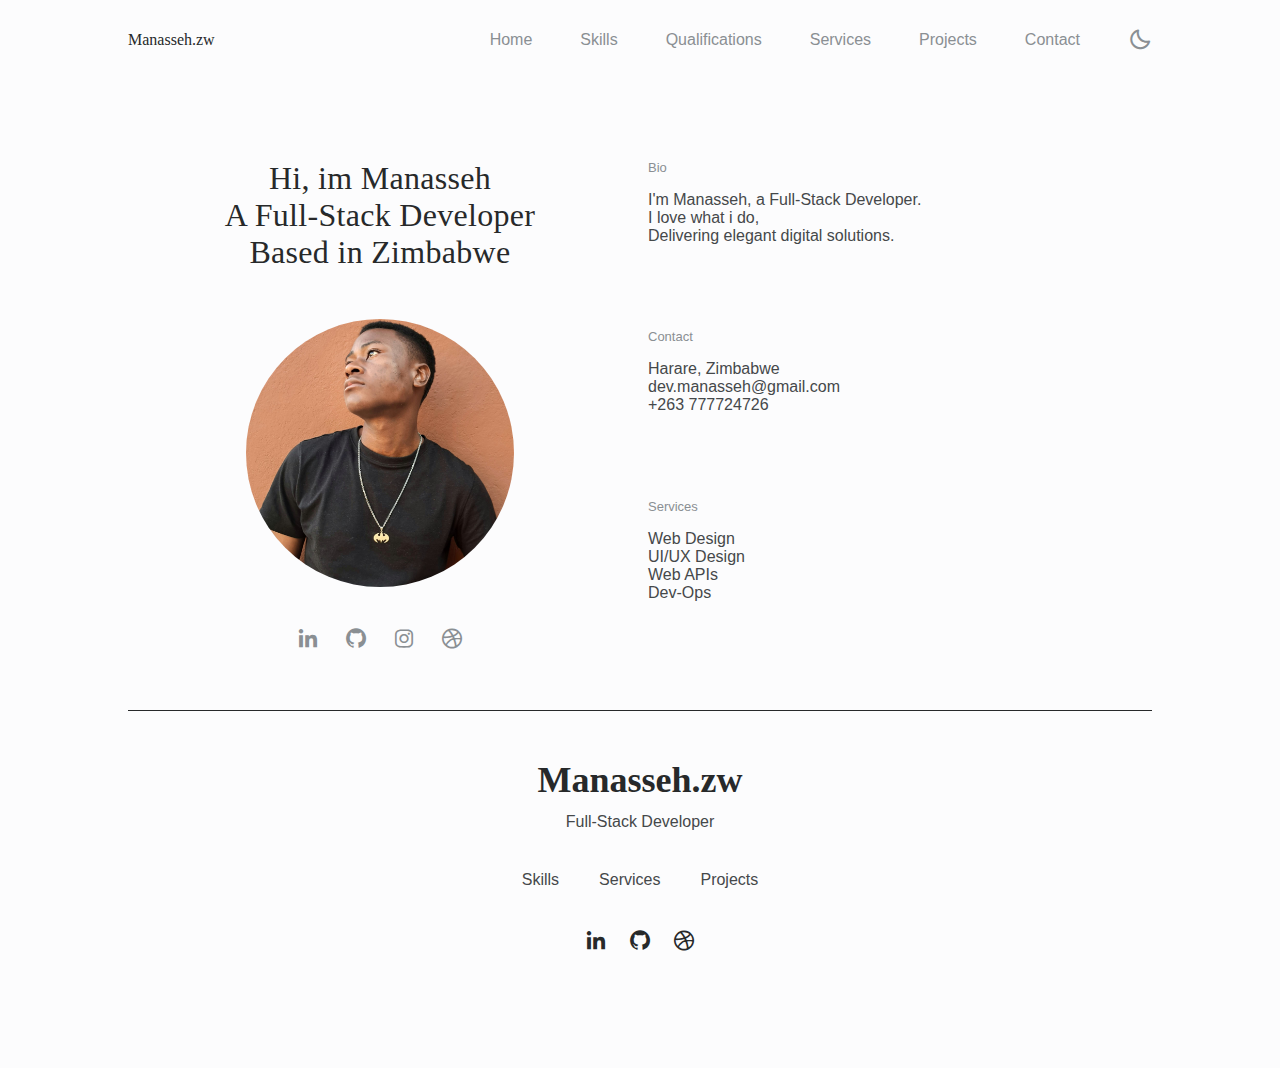
<file: index.html>
<!DOCTYPE html>
<html lang="en">
  <head>
    <meta charset="UTF-8" />
    <meta name="viewport" content="width=device-width, initial-scale=1.0" />

    <!--=============== FAVICON ===============-->
    <link
      rel="shortcut icon"
      href="/assets/img/favicon.png"
      type="image/x-icon"
    />

    <link href="/assets/css/boxicons/css/boxicons.min.css" rel="stylesheet" />

    <!--=============== SWIPER CSS ===============-->
    <link rel="stylesheet" href="" />

    <!--=============== CSS ===============-->
    <link rel="stylesheet" href="assets/css/styles.css" />

    <title>manasseh.zw</title>
  </head>
  <body>
    <!--==================== HEADER ====================-->
    <header class="header" id="header">
      <nav class="nav container">
        <a href="" class="nav__logo"> Manasseh.zw </a>

        <div class="nav__menu" id="nav-menu">
          <ul class="nav__list grid">
            <li class="nav__item">
              <a href="#" class="nav__link">
                <i class="bx bx-home"></i> Home
              </a>
            </li>

            <li class="nav__item">
              <a href="/pages/skills.html" class="nav__link">
                <i class="bx bx-trophy"></i> Skills</a
              >
            </li>

            <li class="nav__item">
              <a href="/pages/qualifications.html" class="nav__link"
                ><i class="bx bx-book"></i> Qualifications</a
              >
            </li>

            <li class="nav__item">
              <a href="/pages/services.html" class="nav__link"
                ><i class="bx bx-briefcase"></i> Services</a
              >
            </li>

            <li class="nav__item">
              <a href="/pages/projects.html" class="nav__link"
                ><i class="bx bx-image"></i> Projects</a
              >
            </li>

            <li class="nav__item">
              <a href="/pages/contact.html" class="nav__link"
                ><i class="bx bx-phone"></i> Contact</a
              >
            </li>
          </ul>

          <!-- close button -->
          <div class="nav__close" id="nav-close">
            <i class="bx bx-x-circle"></i>
          </div>
        </div>

        <div class="nav__buttons">
          <i class="bx bx-moon change-theme" id="theme-button"></i>

          <div class="nav__toggle" id="nav-toggle">
            <i class="bx bx-menu-alt-left"></i>
          </div>
        </div>
      </nav>
    </header>

    <!--==================== MAIN ====================-->
    <main class="main">
      <!--==================== HOME ====================-->
      <section class="home section" id="home">
        <div class="home__container container grid section__border">
          <div class="home__data grid">
            <h1 class="home__title">
              Hi, im Manasseh <br />
              A Full-Stack Developer <br />
              Based in Zimbabwe
            </h1>

            <div class="home__blob grid">
              <div class="home__perfil">
                <img src="/assets/img/me-profile-mini.jpeg" alt="" />
              </div>

              <!-- <img src="/assets/img/shape-wawes.svg" alt="" class="home_shape-wawes">
              <img src="/assets/img/shape-circle.svg" alt="" class="home_shape-cirle"> -->
            </div>

            <ul class="home__social">
              <a href="https://www.linkedin.com/" class="home__social-link">
                <i class="bx bxl-linkedin"></i>
              </a>
              <a
                href="https://github.com/manasseh-zw/"
                class="home__social-link"
              >
                <i class="bx bxl-github"></i>
              </a>
              <a
                href="https://www.instagram.com/manasseh.zw/"
                class="home__social-link"
              >
                <i class="bx bxl-instagram"></i>
              </a>
              <a
                href="https://dribbble.com/Manaboy729/"
                class="home__social-link"
              >
                <i class="bx bxl-dribbble"></i>
              </a>
            </ul>
          </div>

          <!-- home info -->

          <div class="home__info">
            <div>
              <h2 class="home__info-title">Bio</h2>
              <p class="home__info-description">
                I'm Manasseh, a Full-Stack Developer. <br>
                I love what i do, <br> 
                Delivering elegant digital solutions.
              </p>
            </div>

            <div>
              <h2 class="home__info-title">Contact</h2>
              <p class="home__info-description">
                Harare, Zimbabwe <br />
                dev.manasseh@gmail.com <br />
                +263 777724726
              </p>
            </div>

            <div>
              <h2 class="home__info-title">Services</h2>
              <p class="home__info-description">
                Web Design <br />
                UI/UX Design<br />

                Web APIs <br />
                Dev-Ops <br />
              </p>
            </div>
          </div>
        </div>
      </section>

    <!--==================== FOOTER ====================-->
    <footer class="footer">
      <div class="footer__container container">
        <h1 class="footer__title">Manasseh.zw</h1>
        <p>Full-Stack Developer</p>

        <ul class="footer__list">
          <li>
            <a href="/pages/skills.html" class="footer__link">Skills</a>
          </li>
          <li>
            <a href="/pages/services.html" class="footer__link">Services</a>
          </li>
          <li>
            <a href="/pages/projects.html" class="footer__link">Projects</a>
          </li>
        </ul>

        <ul class="footer__social">

          <a href="https://www.linkedin.com/" class="footer__social-link">
            <i class="bx bxl-linkedin"></i>
          </a>
          
          <a href="https://www.github.com/" class="footer__social-link">
            <i class="bx bxl-github"></i>
          </a>
          <a href="https://www.dribbble.com/" class="footer__social-link">
            <i class="bx bxl-dribbble"></i>
          </a>
        
        </ul>
      </div>
    </footer>

    <!--========== SCROLL UP ==========-->

    <!--=============== SCROLLREVEAL ===============-->
    <script src=""></script>

    <!--=============== SWIPER JS ===============-->
    <script src=""></script>

    <!--=============== EMAIL JS ===============-->

    <!--=============== MAIN JS ===============-->
    <script src="/assets/js/main.js"></script>
  </body>
</html>
</file>
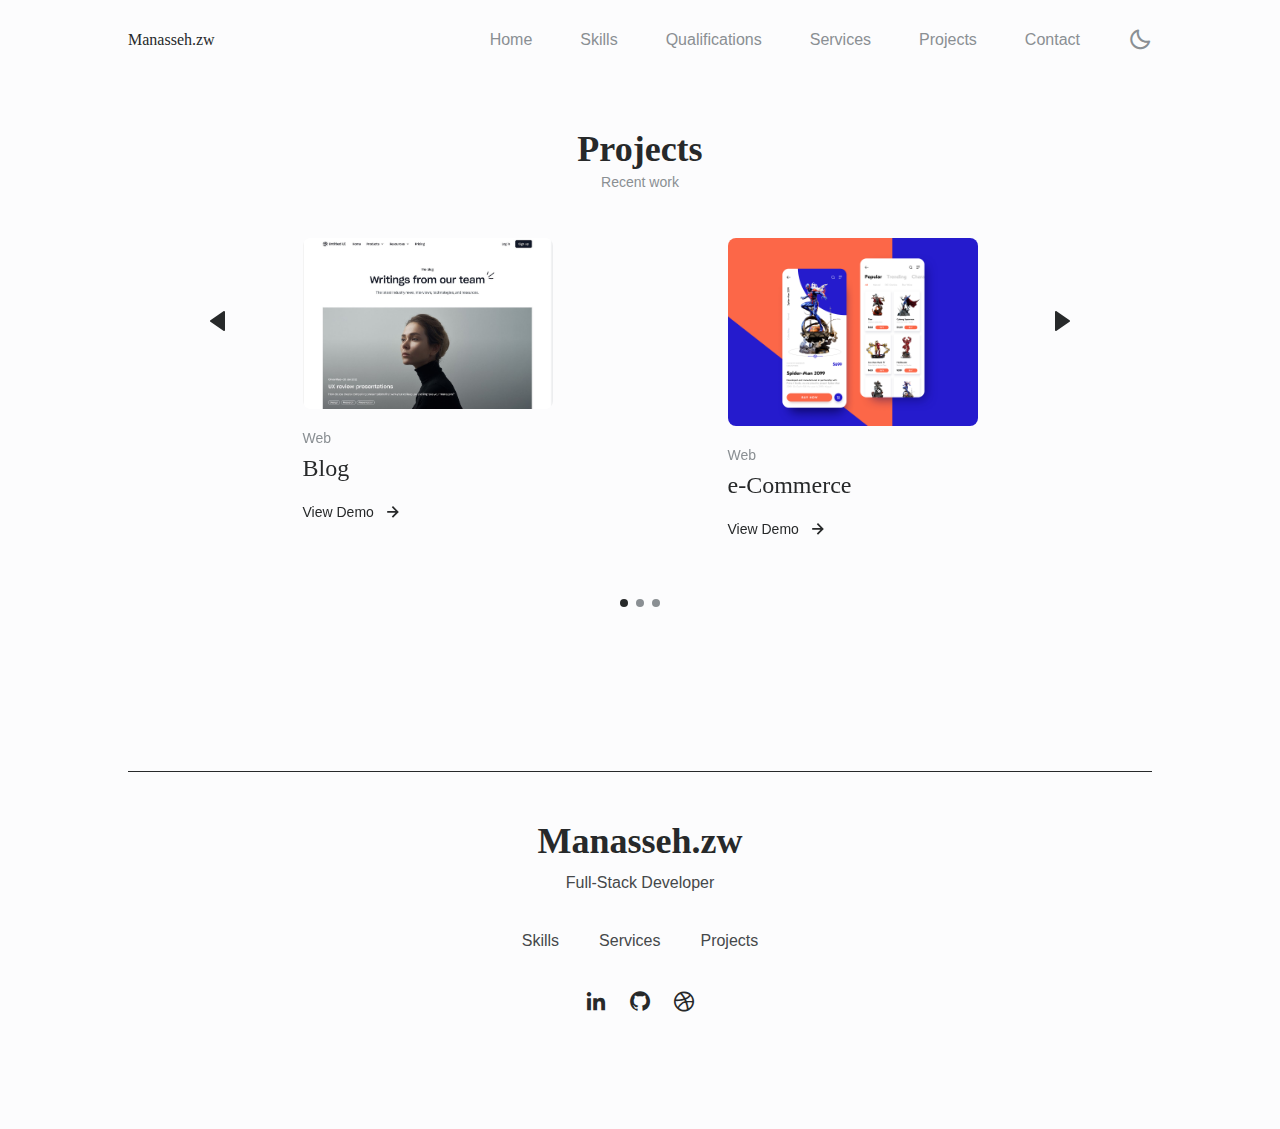
<file: pages/projects.html>
<!DOCTYPE html>
<html lang="en">
  <head>
    <meta charset="UTF-8" />
    <meta name="viewport" content="width=device-width, initial-scale=1.0" />

    <link
      rel="shortcut icon"
      href="/assets/img/favicon.png"
      type="image/x-icon"
    />

    <link href="/assets/css/boxicons/css/boxicons.min.css" rel="stylesheet" />

    <!--=============== SWIPER CSS ===============-->
    <link rel="stylesheet" href="/assets/css/swiper-bundle.min.css" />

    <!--=============== CSS ===============-->
    <link rel="stylesheet" href="/assets/css/styles.css" />

    <title>Projects</title>
  </head>
  <body>
    <header class="header" id="header">
      <nav class="nav container">
        <a href="" class="nav__logo"> Manasseh.zw </a>

        <div class="nav__menu" id="nav-menu">
          <ul class="nav__list grid">
            <li class="nav__item">
              <a href="/index.html" class="nav__link">
                <i class="bx bx-home"></i> Home
              </a>
            </li>

            <li class="nav__item">
              <a href="/pages/skills.html" class="nav__link">
                <i class="bx bx-trophy"></i> Skills</a
              >
            </li>

            <li class="nav__item">
              <a href="/pages/qualifications.html" class="nav__link"
                ><i class="bx bx-book"></i> Qualifications</a
              >
            </li>

            <li class="nav__item">
              <a href="/pages/services.html" class="nav__link"
                ><i class="bx bx-briefcase"></i> Services</a
              >
            </li>

            <li class="nav__item">
              <a href="#" class="nav__link"
                ><i class="bx bx-image"></i> Projects</a
              >
            </li>

            <li class="nav__item">
              <a href="/pages/contact.html" class="nav__link"
                ><i class="bx bx-phone"></i> Contact</a
              >
            </li>
          </ul>

          <!-- close button -->
          <div class="nav__close" id="nav-close">
            <i class="bx bx-x-circle"></i>
          </div>
        </div>

        <div class="nav__buttons">
          <i class="bx bx-moon change-theme" id="theme-button"></i>

          <div class="nav__toggle" id="nav-toggle">
            <i class="bx bx-menu-alt-left"></i>
          </div>
        </div>
      </nav>
    </header>

    <section class="projects section" id="projects">
      <h2 class="section__title">Projects</h2>
      <span class="section__subtitle">Recent work</span>

      <div class="container section__border">
        <div class="projects__container swiper">
          <div class="swiper-wrapper">
            <!-- Project 1 -->
            <div class="projects__content swiper-slide">
              <img
                src="/assets/img/proj-blog.jpg"
                alt=""
                class="projects__img"
              />
              <div>
                <span class="projects__subtitle">Web</span>
                <h1 class="projects__title">Blog</h1>
                <a href="#" class="projects__button"
                  >View Demo <i class="bx bx-right-arrow-alt"></i
                ></a>
              </div>
            </div>

            <!-- Project 2 -->
            <div class="projects__content swiper-slide">
              <img
                src="/assets/img/proj-ecommerce.png"
                alt=""
                class="projects__img"
              />
              <div>
                <span class="projects__subtitle">Web</span>
                <h1 class="projects__title">e-Commerce</h1>
                <a href="#" class="projects__button"
                  >View Demo <i class="bx bx-right-arrow-alt"></i
                ></a>
              </div>
            </div>

            <!-- Project 3 -->
            <div class="projects__content swiper-slide">
              <img
                src="/assets/img/proj-search.jpg"
                alt=""
                class="projects__img"
              />
              <div>
                <span class="projects__subtitle">App</span>
                <h1 class="projects__title">Search Engine</h1>
                <a href="#" class="projects__button"
                  >View Demo <i class="bx bx-right-arrow-alt"></i
                ></a>
              </div>
            </div>
          </div>

          <!-- swipper arrrows -->
          <div class="swiper-button-prev">
            <i class="bx bxs-left-arrow"></i>
          </div>
          <div class="swiper-button-next">
            <i class="bx bxs-right-arrow"></i>
          </div>

          <!-- swipper pagination -->
          <div class="swiper-pagination"></div>
        </div>
      </div>
    </section>

    <footer class="footer">
      <div class="footer__container container">
        <h1 class="footer__title">Manasseh.zw</h1>
        <p>Full-Stack Developer</p>

        <ul class="footer__list">
          <li>
            <a href="/pages/skills.html" class="footer__link">Skills</a>
          </li>
          <li>
            <a href="/pages/services.html" class="footer__link">Services</a>
          </li>
          <li>
            <a href="/pages/projects.html" class="footer__link">Projects</a>
          </li>
        </ul>

        <ul class="footer__social">
          <a href="https://www.linkedin.com/" class="footer__social-link">
            <i class="bx bxl-linkedin"></i>
          </a>

          <a href="https://www.github.com/" class="footer__social-link">
            <i class="bx bxl-github"></i>
          </a>
          <a href="https://www.dribbble.com/" class="footer__social-link">
            <i class="bx bxl-dribbble"></i>
          </a>
        </ul>
      </div>
    </footer>

    <!--=============== SWIPER JS ===============-->
    <script src="/assets/js/swiper-bundle.min.js"></script>

    <script>
      /*=============== SWIPER PROJECTS ===============*/
      let swiperProjects = new Swiper(".projects__container", {
        loop: true,
        spaceBetween: 24,
        cssMode: true,
        navigation: {
          nextEl: ".swiper-button-next",
          prevEl: ".swiper-button-prev",
        },
        pagination: {
          el: ".swiper-pagination",
        },
        breakpoints: {
          1200: {
            slidesPerView: 2,
            spaceBetween: -50,
          },
        },
      });
    </script>
    <!--=============== MAIN JS ===============-->
    <script src="/assets/js/main.js"></script>
  </body>
</html>
</file>
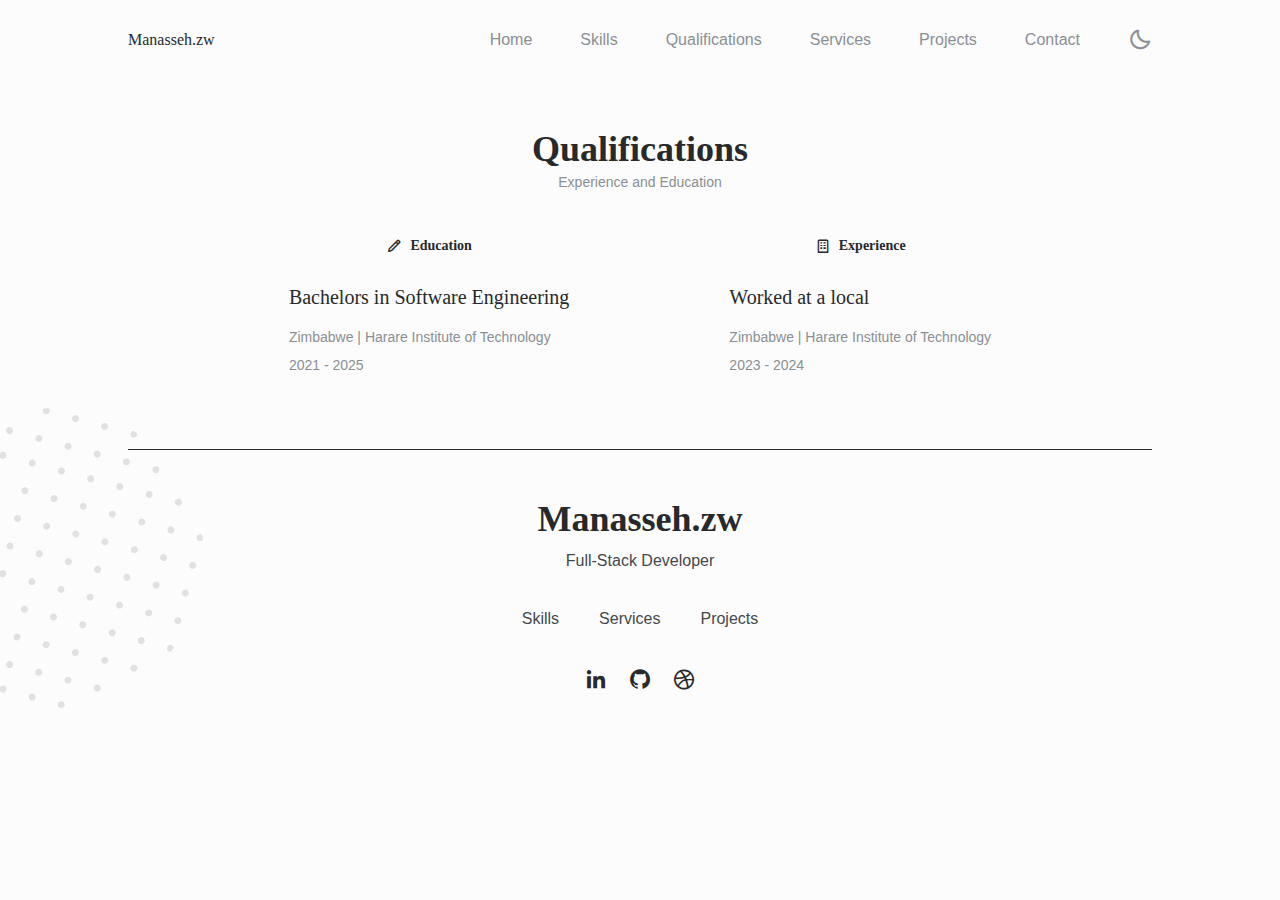
<file: pages/qualifications.html>
<!DOCTYPE html>
<html lang="en">
  <head>
    <meta charset="UTF-8" />
    <meta name="viewport" content="width=device-width, initial-scale=1.0" />

    <!--=============== FAVICON ===============-->
    <link
      rel="shortcut icon"
      href="/assets/img/favicon.png"
      type="image/x-icon"
    />

    <link rel="stylesheet" href="/assets/css/styles.css" />
    <link rel="stylesheet" href="/assets/css/boxicons/css/boxicons.min.css" />
    <script defer src="/assets/js/main.js"></script>
    <title>Qualifications</title>
  </head>
  <body>
    <header class="header" id="header">
      <nav class="nav container">
        <a href="" class="nav__logo"> Manasseh.zw </a>

        <div class="nav__menu" id="nav-menu">
          <ul class="nav__list grid">
            <li class="nav__item">
              <a href="/index.html" class="nav__link">
                <i class="bx bx-home"></i> Home
              </a>
            </li>

            <li class="nav__item">
              <a href="/pages/skills.html" class="nav__link">
                <i class="bx bx-trophy"></i> Skills</a
              >
            </li>

            <li class="nav__item">
              <a href="#" class="nav__link"
                ><i class="bx bx-book"></i> Qualifications</a
              >
            </li>

            <li class="nav__item">
              <a href="/pages/services.html" class="nav__link"
                ><i class="bx bx-briefcase"></i> Services</a
              >
            </li>

            <li class="nav__item">
              <a href="/pages/projects.html" class="nav__link"
                ><i class="bx bx-image"></i> Projects</a
              >
            </li>

            <li class="nav__item">
              <a href="/pages/contact.html" class="nav__link"
                ><i class="bx bx-phone"></i> Contact</a
              >
            </li>
          </ul>

          <!-- close button -->
          <div class="nav__close" id="nav-close">
            <i class="bx bx-x-circle"></i>
          </div>
        </div>

        <div class="nav__buttons">
          <i class="bx bx-moon change-theme" id="theme-button"></i>

          <div class="nav__toggle" id="nav-toggle">
            <i class="bx bx-menu-alt-left"></i>
          </div>
        </div>
      </nav>
    </header>

    <!--==================== Qualifications ====================-->
    <section class="qualifications section" id="qualification">
      <h2 class="section__title">Qualifications</h2>

      <span class="section__subtitle">Experience and Education</span>

      <div class="qualification__container container grid section__border">
        <!-- qualification 1 -->
        <div class="qualification__content">
          <h3 class="qualification__title">
            <i class="bx bx-pencil"></i>Education
          </h3>

          <div class="qualification__info">
            <div>
              <h3 class="qualification__name">
                Bachelors in Software Engineering
              </h3>
              <span class="qualification__country"
                >Zimbabwe | Harare Institute of Technology</span
              >
              <span class="qualification__year">2021 - 2025</span>
            </div>
            <div>
              <h3 class="qualification__name"></h3>
              <span class="qualification__country"></span>
              <span class="qualification__year"></span>
            </div>
          </div>
        </div>

        <!-- qualification 2 -->
        <div class="qualification__content">
          <h3 class="qualification__title">
            <i class="bx bx-building"></i>Experience
          </h3>

          <div class="qualification__info">
            <div>
              <h3 class="qualification__name">Worked at a local</h3>
              <span class="qualification__country"
                >Zimbabwe | Harare Institute of Technology</span
              >
              <span class="qualification__year">2023 - 2024</span>
            </div>
            <div>
              <h3 class="qualification__name"></h3>
              <span class="qualification__country"></span>
              <span class="qualification__year"></span>
            </div>
          </div>
        </div>
      </div>

      <img
        src="/assets/img/shape-circle.svg"
        alt="qualification image"
        class="qualification__img"
      />
    </section>

    <footer class="footer">
      <div class="footer__container container">
        <h1 class="footer__title">Manasseh.zw</h1>
        <p>Full-Stack Developer</p>

        <ul class="footer__list">
          <li>
            <a href="/pages/skills.html" class="footer__link">Skills</a>
          </li>
          <li>
            <a href="/pages/services.html" class="footer__link">Services</a>
          </li>
          <li>
            <a href="/pages/projects.html" class="footer__link">Projects</a>
          </li>
        </ul>

        <ul class="footer__social">
          <a href="https://www.linkedin.com/" class="footer__social-link">
            <i class="bx bxl-linkedin"></i>
          </a>

          <a href="https://www.github.com/" class="footer__social-link">
            <i class="bx bxl-github"></i>
          </a>
          <a href="https://www.dribbble.com/" class="footer__social-link">
            <i class="bx bxl-dribbble"></i>
          </a>
        </ul>
      </div>
    </footer>
  </body>
</html>
</file>
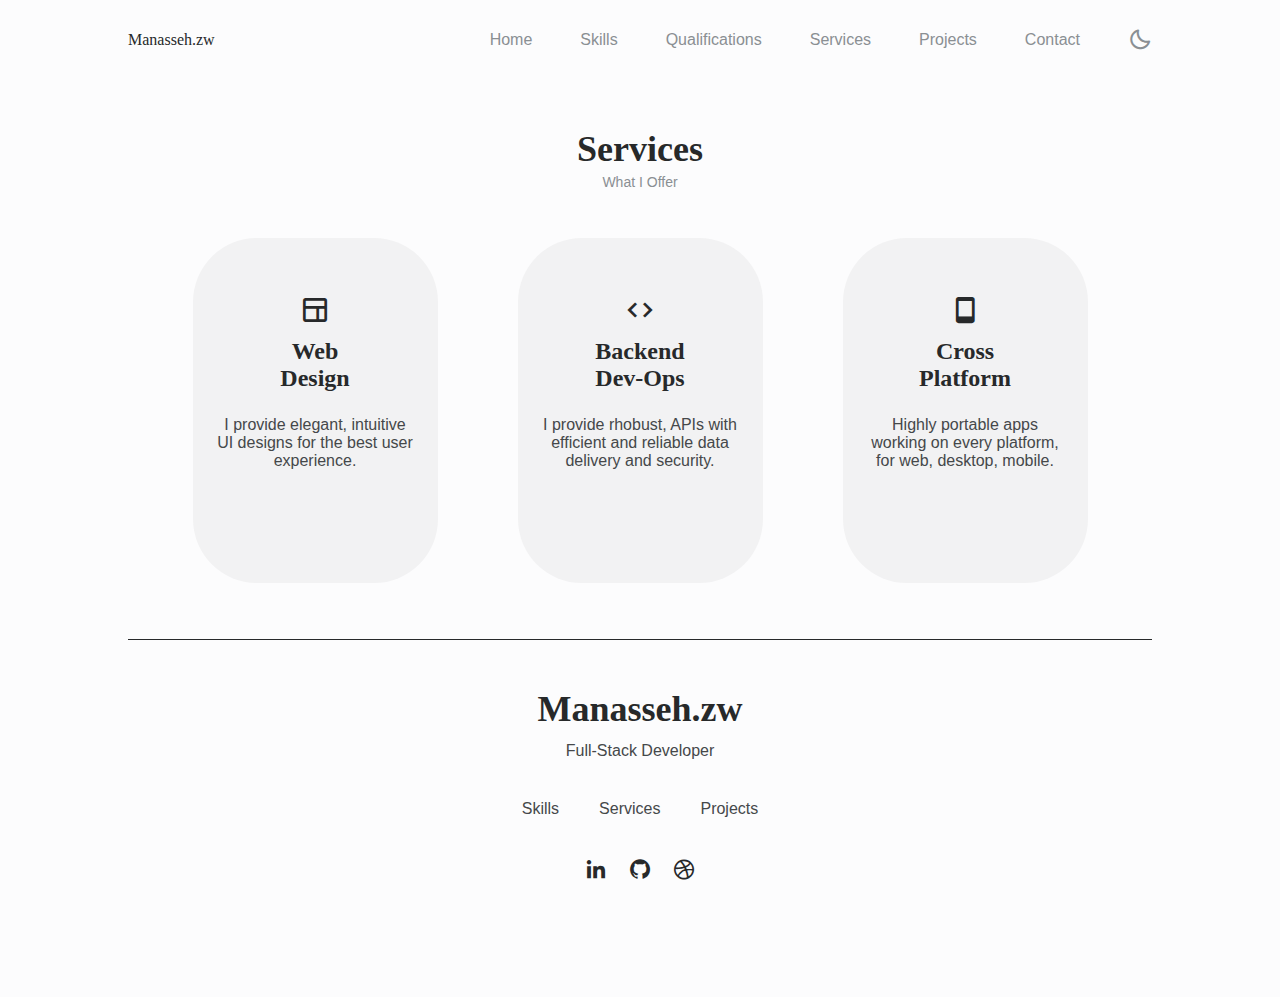
<file: pages/services.html>
<!DOCTYPE html>
<html lang="en">
  <head>
    <meta charset="UTF-8" />
    <meta name="viewport" content="width=device-width, initial-scale=1.0" />

    <meta name="viewport" content="width=device-width, initial-scale=1.0" />
    <link
      rel="shortcut icon"
      href="/assets/img/favicon.png"
      type="image/x-icon"
    />

    <link rel="stylesheet" href="/assets/css/styles.css" />
    <link rel="stylesheet" href="/assets/css/boxicons/css/boxicons.min.css" />
    <script defer src="/assets/js/main.js"></script>
    <title>Services</title>
  </head>
  <body>
    <header class="header" id="header">
      <nav class="nav container">
        <a href="" class="nav__logo"> Manasseh.zw </a>

        <div class="nav__menu" id="nav-menu">
          <ul class="nav__list grid">
            <li class="nav__item">
              <a href="/index.html" class="nav__link">
                <i class="bx bx-home"></i> Home
              </a>
            </li>

            <li class="nav__item">
              <a href="/pages/skills.html" class="nav__link">
                <i class="bx bx-trophy"></i> Skills</a
              >
            </li>

            <li class="nav__item">
              <a href="/pages/qualifications.html" class="nav__link"
                ><i class="bx bx-book"></i> Qualifications</a
              >
            </li>

            <li class="nav__item">
              <a href="#" class="nav__link"
                ><i class="bx bx-briefcase"></i> Services</a
              >
            </li>

            <li class="nav__item">
              <a href="/pages/projects.html" class="nav__link"
                ><i class="bx bx-image"></i> Projects</a
              >
            </li>

            <li class="nav__item">
              <a href="/pages/contact.html" class="nav__link"
                ><i class="bx bx-phone"></i> Contact</a
              >
            </li>
          </ul>

          <!-- close button -->
          <div class="nav__close" id="nav-close">
            <i class="bx bx-x-circle"></i>
          </div>
        </div>

        <div class="nav__buttons">
          <i class="bx bx-moon change-theme" id="theme-button"></i>

          <div class="nav__toggle" id="nav-toggle">
            <i class="bx bx-menu-alt-left"></i>
          </div>
        </div>
      </nav>
    </header>

    <section class="services section" id="services">
      <h2 class="section__title">Services</h2>
      <span class="section__subtitle">What I Offer</span>

      <div class="services__container container grid section__border">
        <div class="services__card">
          <i class="bx bx-layout"></i>
          <h2 class="services__title">
            Web <br />
            Design <br />
          </h2>

          <p class="services__description">
            I provide elegant, intuitive UI designs for the best user
            experience.
          </p>
          <div class="services__border"></div>
        </div>

        <div class="services__card">
          <i class="bx bx-code"></i>
          <h2 class="services__title">
            Backend <br />
            Dev-Ops <br />
          </h2>

          <p class="services__description">
            I provide rhobust, APIs with efficient and reliable data delivery
            and security.
          </p>
          <div class="services__border"></div>
        </div>

        <div class="services__card">
          <i class="bx bx-mobile"></i>
          <h2 class="services__title">
            Cross <br />
            Platform <br />
          </h2>

          <p class="services__description">
            Highly portable apps working on every platform, for web, desktop,
            mobile.
          </p>
          <div class="services__border"></div>
        </div>
      </div>
    </section>

    <footer class="footer">
      <div class="footer__container container">
        <h1 class="footer__title">Manasseh.zw</h1>
        <p>Full-Stack Developer</p>

        <ul class="footer__list">
          <li>
            <a href="/pages/skills.html" class="footer__link">Skills</a>
          </li>
          <li>
            <a href="/pages/services.html" class="footer__link">Services</a>
          </li>
          <li>
            <a href="/pages/projects.html" class="footer__link">Projects</a>
          </li>
        </ul>

        <ul class="footer__social">
          <a href="https://www.linkedin.com/" class="footer__social-link">
            <i class="bx bxl-linkedin"></i>
          </a>

          <a href="https://www.github.com/" class="footer__social-link">
            <i class="bx bxl-github"></i>
          </a>
          <a href="https://www.dribbble.com/" class="footer__social-link">
            <i class="bx bxl-dribbble"></i>
          </a>
        </ul>
      </div>
    </footer>
  </body>
</html>
</file>
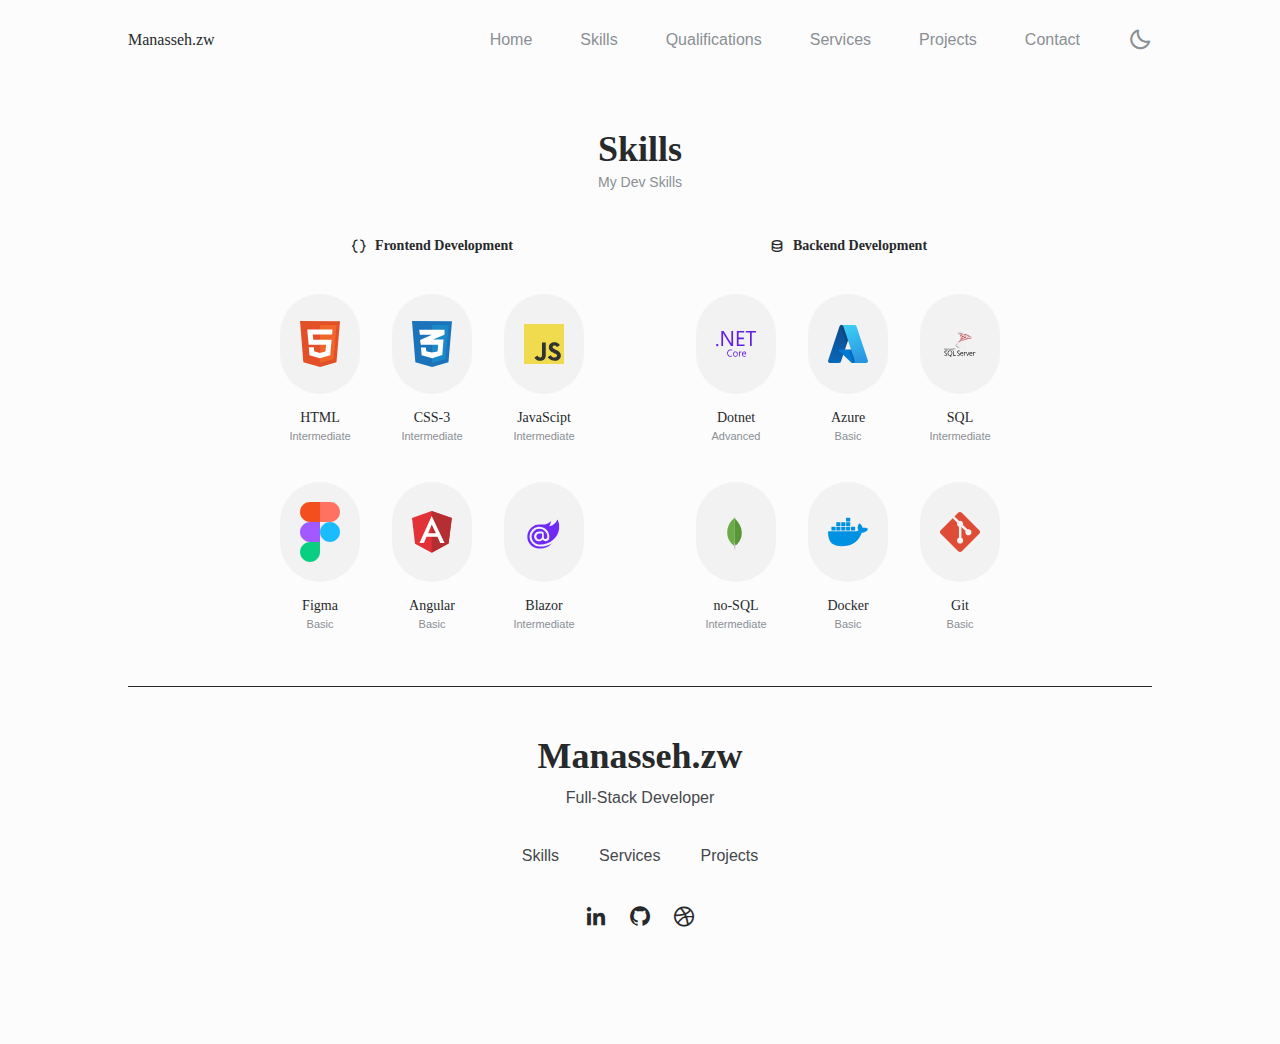
<file: pages/skills.html>
<!DOCTYPE html>
<html lang="en">
  <head>
    <meta charset="UTF-8" />
    <meta name="viewport" content="width=device-width, initial-scale=1.0" />

    <!--=============== FAVICON ===============-->
    <link
      rel="shortcut icon"
      href="/assets/img/favicon.png"
      type="image/x-icon"
    />

    <link rel="stylesheet" href="/assets/css/styles.css" />
    <link rel="stylesheet" href="/assets/css/boxicons/css/boxicons.min.css" />
    <script defer src="/assets/js/main.js"></script>
    <title>Skills</title>
  </head>
  <body>
    <header class="header" id="header">
      <nav class="nav container">
        <a href="" class="nav__logo"> Manasseh.zw </a>

        <div class="nav__menu" id="nav-menu">
          <ul class="nav__list grid">
            <li class="nav__item">
              <a href="/index.html" class="nav__link">
                <i class="bx bx-home"></i> Home
              </a>
            </li>

            <li class="nav__item">
              <a href="/pages/skills.html" class="nav__link">
                <i class="bx bx-trophy"></i> Skills</a
              >
            </li>

            <li class="nav__item">
              <a href="/pages/qualifications.html" class="nav__link"
                ><i class="bx bx-book"></i> Qualifications</a
              >
            </li>

            <li class="nav__item">
              <a href="/pages/services.html" class="nav__link"
                ><i class="bx bx-briefcase"></i> Services</a
              >
            </li>

            <li class="nav__item">
              <a href="/pages/projects.html" class="nav__link"
                ><i class="bx bx-image"></i> Projects</a
              >
            </li>

            <li class="nav__item">
              <a href="/pages/contact.html" class="nav__link"
                ><i class="bx bx-phone"></i> Contact</a
              >
            </li>
          </ul>

          <!-- close button -->
          <div class="nav__close" id="nav-close">
            <i class="bx bx-x-circle"></i>
          </div>
        </div>

        <div class="nav__buttons">
          <i class="bx bx-moon change-theme" id="theme-button"></i>

          <div class="nav__toggle" id="nav-toggle">
            <i class="bx bx-menu-alt-left"></i>
          </div>
        </div>
      </nav>
    </header>

    <!--==================== SKILLS ====================-->
    <section class="skills section" id="skills">
      <h2 class="section__title">Skills</h2>
      <span class="section__subtitle">My Dev Skills</span>
      <div class="skills__container container grid section__border">
        <!-- ==========  Skill 1 ========== -->
        <div class="skills__content">
          <h3 class="skills__title">
            <i class="bx bx-code-curly"> </i> Frontend Development
          </h3>
          <div class="skills__info">
            <!-- skill data 1 -->
            <div class="skills__data">
              <div class="skills__blob">
                <img src="/assets/img/skills/html-1.svg" alt="skills image" />
              </div>
              <h3 class="skills__name">HTML</h3>
              <span class="skills__subtitle">Intermediate </span>
            </div>

            <!-- skill data 2 -->
            <div class="skills__data">
              <div class="skills__blob">
                <img src="/assets/img/skills/css-3.svg" alt="skills image" />
              </div>
              <h3 class="skills__name">CSS-3</h3>
              <span class="skills__subtitle"> Intermediate</span>
            </div>

            <!-- skill data 3 -->
            <div class="skills__data">
              <div class="skills__blob">
                <img
                  src="/assets/img/skills/logo-javascript.svg"
                  alt="skills image"
                />
              </div>
              <h3 class="skills__name">JavaScipt</h3>
              <span class="skills__subtitle"> Intermediate</span>
            </div>
            <!-- skill data 4 -->
            <div class="skills__data">
              <div class="skills__blob">
                <img src="/assets/img/skills/figma-1.svg" alt="skills image" />
              </div>
              <h3 class="skills__name">Figma</h3>
              <span class="skills__subtitle"> Basic</span>
            </div>

            <!-- skill data 5 -->
            <div class="skills__data">
              <div class="skills__blob">
                <img
                  src="/assets/img/skills/angular-icon-1.svg"
                  alt="skills image"
                />
              </div>
              <h3 class="skills__name">Angular</h3>
              <span class="skills__subtitle"> Basic</span>
            </div>

            <!-- skill data 6 -->
            <div class="skills__data">
              <div class="skills__blob">
                <img src="/assets/img/skills/blazor.svg" alt="skills image" />
              </div>
              <h3 class="skills__name">Blazor</h3>
              <span class="skills__subtitle"> Intermediate</span>
            </div>
          </div>
        </div>

        <!-- ==========  Skills 2 ========== -->
        <div class="skills__content">
          <h3 class="skills__title">
            <i class="bx bx-data"> </i> Backend Development
          </h3>
          <div class="skills__info">
            <!-- Skill data 1 -->
            <div class="skills__data">
              <div class="skills__blob">
                <img
                  src="/assets/img/skills/dot-net-core-7.svg"
                  alt="skills image"
                />
              </div>
              <h3 class="skills__name">Dotnet</h3>
              <span class="skills__subtitle"> Advanced</span>
            </div>

            <!-- Skill data 2 -->
            <div class="skills__data">
              <div class="skills__blob">
                <img src="/assets/img/skills/azure-2.svg" alt="skills image" />
              </div>
              <h3 class="skills__name">Azure</h3>
              <span class="skills__subtitle">Basic</span>
            </div>

            <!-- Skill data 3 -->
            <div class="skills__data">
              <div class="skills__blob">
                <img
                  src="/assets/img/skills/microsoft-sql-server-1.svg"
                  alt="skills image"
                />
              </div>
              <h3 class="skills__name">SQL</h3>
              <span class="skills__subtitle"> Intermediate</span>
            </div>

            <!-- Skill data 4 -->
            <div class="skills__data">
              <div class="skills__blob">
                <img
                  src="/assets/img/skills/mongodb-icon-1.svg"
                  alt="skills image"
                />
              </div>
              <h3 class="skills__name">no-SQL</h3>
              <span class="skills__subtitle">Intermediate</span>
            </div>

            <!-- Skill data 5 -->
            <div class="skills__data">
              <div class="skills__blob">
                <img src="/assets/img/skills/docker-4.svg" alt="skills image" />
              </div>
              <h3 class="skills__name">Docker</h3>
              <span class="skills__subtitle">Basic </span>
            </div>

            <!-- Skill data 6 -->
            <div class="skills__data">
              <div class="skills__blob">
                <img src="/assets/img/skills/git-icon.svg" alt="skills image" />
              </div>
              <h3 class="skills__name">Git</h3>
              <span class="skills__subtitle">Basic </span>
            </div>
          </div>
        </div>
      </div>
    </section>

    <footer class="footer">
      <div class="footer__container container">
        <h1 class="footer__title">Manasseh.zw</h1>
        <p>Full-Stack Developer</p>

        <ul class="footer__list">
          <li>
            <a href="/pages/skills.html" class="footer__link">Skills</a>
          </li>
          <li>
            <a href="/pages/services.html" class="footer__link">Services</a>
          </li>
          <li>
            <a href="/pages/projects.html" class="footer__link">Projects</a>
          </li>
        </ul>

        <ul class="footer__social">
          <a href="https://www.linkedin.com/" class="footer__social-link">
            <i class="bx bxl-linkedin"></i>
          </a>

          <a href="https://www.github.com/" class="footer__social-link">
            <i class="bx bxl-github"></i>
          </a>
          <a href="https://www.dribbble.com/" class="footer__social-link">
            <i class="bx bxl-dribbble"></i>
          </a>
        </ul>
      </div>
    </footer>
  </body>
</html>
</file>
<file: assets/css/styles.css>
/*=============== GOOGLE FONTS ===============*/
@import url(/assets/fonts/Lora-Regular.ttf);
@import url(/assets/fonts/Roboto-Regular.ttf);

/*=============== VARIABLES CSS ===============*/
:root {
  --header-height: 3.5rem;

  /*========== Colors ==========*/
  /*Color mode HSL(hue, saturation, lightness)*/
  --first-color: hsl(207, 65%, 65%);
  --title-color: hsl(207, 4%, 16%);
  --text-color: hsl(207, 4%, 28%);
  --text-color-light: hsl(207, 4%, 56%);
  --body-color: hsl(207, 4%, 99%);
  --container-color: hsl(207, 4%, 95%);

  /* Change the first number */
  /* Blue: 207 - Purple: 250 - Pink: 356 - Teal: 174 */
  --gradient-color: linear-gradient(
    180deg,
    hsla(207, 48%, 72%, 0),
    hsla(207, 65%, 65%, 1)
  );

  /*========== Font and typography ==========*/
  /*.5rem = 8px | 1rem = 16px ...*/
  --body-font: "Roboto", sans-serif;
  --title-font: "Lora", serif;
  --biggest-font-size: 1.5rem;
  --h1-font-size: 1.5rem;
  --h2-font-size: 1.25rem;
  --h3-font-size: 1rem;
  --normal-font-size: 0.938rem;
  --small-font-size: 0.813rem;
  --smaller-font-size: 0.75rem;
  --tiny-font-size: 0.625rem;

  /*========== Font weight ==========*/
  --font-medium: 500;
  --font-semi-bold: 600;

  /*========== z index ==========*/
  --z-normal: 1;
  --z-tooltip: 10;
  --z-fixed: 100;
}

/* Responsive typography */
@media screen and (min-width: 1024px) {
  :root {
    --biggest-font-size: 3rem;
    --h1-font-size: 2.25rem;
    --h2-font-size: 1.5rem;
    --h3-font-size: 1.25rem;
    --normal-font-size: 1rem;
    --small-font-size: 0.875rem;
    --smaller-font-size: 0.813rem;
    --tiny-font-size: 0.688rem;
  }
}

/*=============== BASE ===============*/
* {
  box-sizing: border-box;
  padding: 0;
  margin: 0;
}

html {
  scroll-behavior: smooth;
}

body {
  font-family: var(--body-font);
  font-size: var(--normal-font-size);
  background-color: var(--body-color);
  color: var(--text-color);
  transition: background 0.4s; /* for dark mode animation */
}

h1,
h2,
h3 {
  color: var(--title-color);
  font-family: var(--title-font);
  font-weight: var(--font-medium);
}

ul {
  list-style: none;
}

a {
  text-decoration: none;
}

img {
  max-width: 100%;
  height: auto;
}

/*=============== THEME ===============*/

.nav__buttons {
  display: flex;
  align-items: center;
  column-gap: 1.5rem;
}

.change-theme {
  font-size: 1.25rem;
  color: var(--title-color);
  cursor: pointer;
  transition: color 0.3s;
}

/*========== Variables Dark theme ==========*/
body.dark-theme {
  --title-color: hsl(207, 4%, 95%);
  --text-color: hsl(207, 4%, 65%);
  --body-color: hsl(207, 4%, 10%);
  --container-color: hsl(207, 4%, 12%);
}

/*========== 
    Color changes in some parts of 
    the website, in light theme
==========*/
.dark-theme .nav,
.dark-theme .nav__menu {
  background-color: var(--container-color);
  box-shadow: 0 4px 20px hsla(207, 24%, 8%, 0.5);
}

/*=============== REUSABLE CSS CLASSES ===============*/
.container {
  max-width: 1024px;
  margin-inline: 1.5rem;
}

.grid {
  display: grid;
  gap: 1.5rem;
}

.section {
  padding-block: 2.5rem;
}

.section__border {
  border-bottom: 1px solid var(--title-color);
  padding-bottom: 3.5rem;
}

.section__title,
.section__subtitle {
  text-align: center;
}

.section__title {
  font-size: var(--h1-font-size);
  font-weight: var(--font-semi-bold);
  margin-bottom: 0.25rem;
}

.section__subtitle {
  display: block;
  font-size: var(--small-font-size);
  color: var(--text-color-light);
  margin-bottom: 3rem;
}

.main {
  overflow: hidden; /* For animation */
}

.bx {
  font-size: 1.5rem;
}
/*=============== HEADER & NAV ===============*/

.header {
  width: 100%;
  position: fixed;
  bottom: 2rem;
  left: 0;
  z-index: var(--z-fixed);
}

.nav {
  height: calc(var(--header-height)+0.5rem);
  display: flex;
  justify-content: space-between;
  align-items: center;
  background-color: var(--body-color);
  box-shadow: 0 4px 20px hsla(207, 24%, 35%, 0.1);
  padding-inline: 1.5rem;
  border-radius: 3rem;
  transition: background 0.4s; /* for dark mode animation */
}

.nav__logo,
.nav__toggle,
.nav__close {
  color: var(--title-color);
}

.nav__logo {
  font-family: var(--title-font);
  font-weight: var(--font-medium);
}

.nav__toggle {
  display: flex;
  font-size: 1.25rem;
  cursor: pointer;
  margin-block: 1rem;
}

@media screen and (max-width: 1023px) {
  .nav__menu {
    position: fixed;
    width: 88%;
    left: 0;
    right: 0;
    bottom: -60%;
    margin: 0 auto;
    background-color: var(--body-color);
    box-shadow: 0 4px 20px hsla(207, 24%, 35%, 0.1);
    padding: 2rem 1.5rem 5rem;
    border-radius: 2rem;
    transition: bottom 0.3s;
  }
}

.nav__list {
  grid-template-columns: repeat(3, max-content);
  justify-content: center;
  gap: 2rem 3rem;
}

.nav__link {
  display: flex;
  flex-direction: column;
  align-items: center;
  row-gap: 0.25rem;
  font-size: var(--smaller-font-size);
  color: var(--text-color-light);
  transition: color 0.3s;
}

.nav__link:hover {
  color: var(--title-color);
}

.nav__link i {
  font-size: 1.25rem;
}

.nav__close {
  position: absolute;
  right: 1.5rem;
  bottom: 0.7rem;
  font-size: 1.5rem;
  cursor: pointer;
}
/* Show menu */
.show-menu {
  bottom: 1rem;
}
/* Active link */

/*=============== HOME ===============*/
.home__container {
  row-gap: 4rem;
  padding-top: 2rem;
}

.home__data {
  row-gap: 1.5rem;
}

.home__title {
  text-align: center;
  font-size: var(--biggest-font-size);
  letter-spacing: 0.3px;
  margin-bottom: 0.5rem;
}

.home__blob {
  position: relative;
  width: 300px;
  height: 300px;
  /* background-color: var(--body-color);
  border: 2px solid var(--text-color-light); */
  justify-self: center;
  padding: 1rem;
  border-radius: 50%;
  place-items: center;
}

/* .home__perfil{
  width: 170px;
  height: 260px;
} */

.home__perfil img {
  border-radius: 52%;
}

.home__perfil img {
  /* width: 210px */
}

.home__shape-wawes,
.home__shape-circle {
  position: absolute;
  opacity: 0.1;
}

.home__social {
  justify-self: center;
  display: flex;
  column-gap: 1.25rem;
}

.home__social-link {
  font-size: 1.25rem;
  color: var(--text-color-light);
  transition: color 0.3s;
}

.home__social-link:hover {
  color: var(--title-color);
}

.home__info {
  display: grid;
  row-gap: 2rem;
}

.home__info-title {
  font-family: var(--body-font);
  font-size: var(--smaller-font-size);
  font-weight: 400;
  color: var(--text-color-light);
  margin-bottom: 1rem;
}

home__info-description,
.home__info-number {
  font-family: var(--title-font);
  color: var(--title-color);
}

.home__info-description {
  padding-right: 4rem;
}

.home__info-number {
  font-size: var(--h1-font-size);
  font-weight: var(--font-semi-bold);
}
/*=============== SKILLS ===============*/
.skills__container {
  row-gap: 3.5rem;
}

.skills__title {
  display: flex;
  justify-content: center;
  align-items: center;
  column-gap: 0.5rem;
  font-size: var(--small-font-size);
  font-weight: var(--font-semi-bold);
  margin-bottom: 2.5rem;
}

.skills__title i {
  font-size: 1rem;
  font-weight: initial;
}

.skills__info,
.skills__data,
.skills__blob {
  display: grid;
}

.skills__info {
  grid-template-columns: repeat(3, 1fr);
  gap: 2.5rem 2rem;
}

.skills__data {
  justify-content: center;
  text-align: center;
}

.skills__blob {
  width: 80px;
  height: 100px;
  background-color: var(--container-color);
  border-radius: 3rem;
  place-items: center;
  margin-bottom: 1rem;
}

.skills__blob img {
  width: 40px;
}

.skills__name {
  font-size: var(--small-font-size);
  margin-bottom: 0.25rem;
}

.skills__subtitle {
  font-size: var(--tiny-font-size);
  color: var(--text-color-light);
}

.skills__blob:hover img {
  animation: bounce-skills 0.6s;
}

/* Animation skills */

@keyframes bounce-skills {
  0% {
    transform: translate(0);
  }
  20% {
    transform: translateY(-6px);
  }
  40% {
    transform: translate(0);
  }
  60% {
    transform: translateY(-3px);
  }
  80% {
    transform: translate(0);
  }
}

/*=============== QUALIFICATION ===============*/
.qualification {
  position: relative;
}

.qualification__container {
  row-gap: 3.5rem;
}

.qualification__title {
  display: flex;
  justify-content: center;
  align-items: center;
  column-gap: 0.5rem;
  font-size: var(--small-font-size);
  font-weight: var(--font-semi-bold);
  margin-bottom: 2rem;
}

.qualification__title i {
  font-size: 1rem;
  font-weight: initial;
}

.qualification__info {
  display: grid;
}

.qualification__name {
  font-size: var(--normal-font-size);
  margin-bottom: 1.25rem;
}

.qualification__country,
.qualification__year {
  display: block;
  font-size: var(--small-font-size);
  color: var(--text-color-light);
}

.qualification__country {
  margin-bottom: 0.75rem;
}

.qualification__img {
  width: 150px;
  position: absolute;
  right: -3rem;
  bottom: 12rem;
  transform: rotate(15deg);
  opacity: 0.1;
}
/*=============== SERVICES ===============*/
.services__container {
  row-gap: 2.5rem;
  justify-content: center;
}

.services__card {
  position: relative;
  width: 220px;
  height: 322px;
  background-color: var(--container-color);
  text-align: center;
  padding: 3.5rem 1rem;
  border-radius: 4rem;
}

.services__card i {
  display: block;
  font-size: 2rem;
  color: var(--title-color);
  margin-bottom: 0.75rem;
  transition: transform 0.8s;
}

.services__title {
  font-size: var(--h2-font-size);
  font-weight: var(--font-semi-bold);
  margin-bottom: 1.5rem;
}

.services__card:hover {
  border: 1px solid var(--text-color);
}

.services__card:hover i {
  transform: rotateY(360deg);
}

/*=============== PROJECTS ===============*/
.projects__container {
  overflow: initial;
}

.projects__content {
  display: grid;
  justify-content: center;
}

.projects__img {
  width: 250px;
  border-radius: 0.5rem;
  margin-bottom: 1.25rem;
}

.projects__subtitle {
  font-size: var(--small-font-size);
  color: var(--text-color-light);
}

.projects__title {
  font-size: var(--h2-font-size);
  margin-bottom: 1.25rem;
  margin: 0.5rem 0 1.25rem;
}

.projects__button {
  display: inline-flex;
  align-items: center;
  column-gap: 0.5rem;
  color: var(--title-color);
  font-size: var(--small-font-size);
}

.projects__button i {
  font-size: 1.3rem;
  transition: transform 0.3s;
}

.projects__button:hover i {
  transform: translateX(0.3rem);
}

/* Swiper class */

.projects__container .swiper-button-prev::after,
.projects__container .swiper-button-next::after {
  content: "";
}

.projects__container .swiper-button-prev,
.projects__container .swiper-button-next {
  width: initial;
  height: initial;
  margin: initial;
  font-size: 2.5rem;
  color: var(--title-color);
}

.projects__container .swiper-button-prev {
  left: -0.1rem;
  top: 4.5rem;
}
.projects__container .swiper-button-next {
  right: -0.1rem;
  top: 4.5rem;
}

.projects__container .swiper-slide {
  margin-bottom: 4.5rem;
}

.projects__container .swiper-pagination-bullets {
  bottom: 0;
}

.projects__container .swiper-pagination-bullet {
  background-color: var(--text-color-light);
  opacity: initial;
}

.projects__container .swiper-pagination-bullet-active {
  background-color: var(--title-color);
}

/*=============== CONTACT ===============*/
.contact__container {
  row-gap: 3.5rem;
}

.contact__title {
  display: flex;
  justify-content: center;
  align-items: center;
  column-gap: 0.5rem;
  font-size: var(--small-font-size);
  font-weight: var(--font-semi-bold);
  margin-bottom: 2.5rem;
}
.contact__title i {
  font-size: 1rem;
  font-weight: initial;
}

.contact__info,
.contact__data,
.contact__form {
  display: grid;
}

.contact__info {
  row-gap: 2rem;
}

.contact__data-title {
  font-size: var(--small-font-size);
  color: var(--text-color-light);
}

.contact__data .bxl-whatsapp {
  color: #4fce5d;
}
.contact__data .bxl-gmail {
  color: #ea4335;
}

.contact__data .bxl-messenger {
  background: -webkit-linear-gradient(
    rgb(252, 111, 156) 0%,
    rgb(134, 113, 253) 50%,
    #75d7e2 100%
  );
  -webkit-background-clip: text;
  -webkit-text-fill-color: transparent;
}

.contact__data-info {
  font-size: var(--small-font-size);
  font-family: var(--title-font);
  color: var(--title-color);
}

.contact__button {
  width: max-content;
  display: inline-flex;
  align-items: center;
  column-gap: 0.5rem;
  color: var(--title-color);
  font-size: var(--small-font-size);
}

.contact__button i {
  font-size: 1rem;
  transition: transform 0.3s;
}

.contact__button:hover i {
  transform: translateX(0.25rem);
}

.contact__form {
  position: relative;
  row-gap: 2rem;
}

.contact__form-div {
  position: relative;
  height: 4rem;
}

.contact__form-input {
  position: absolute;
  top: 0;
  left: 0;
  width: 100%;
  height: 100%;
  border: 2px solid var(--text-color-light);
  border-radius: 1rem;
  padding: 1.5rem;
  font-size: var(--normal-font-size);
  font-family: var(--title-font);
  color: var(--title-color);
  background: none;
  outline: none;
  z-index: 1;
}

.contact__form-tag {
  position: absolute;
  top: -0.75rem;
  left: 1.25rem;
  z-index: 10;
  background-color: var(--body-color);
  color: var(--title-color);
  font-size: var(--smaller-font-size);
  font-weight: var(--font-medium);
  padding: 0.35rem;
}

.contact__form-area {
  height: 10rem;
}

.contact__form-area textarea {
  resize: none;
}

.contact__form .contact__button {
  border: none;
  background: none;
  font-size: var(--h2-font-size);
  font-family: var(--title-font);
  font-weight: var(--font-semi-bold);
  cursor: pointer;
  outline: none;
  margin-top: 0.75rem;
}

.contact__form .contact__button i {
  font-size: 1.5rem;
  font-weight: initial;
}

.contact__message {
  font-size: var(--small-font-size);
  position: absolute;
  bottom: 2.8rem;
  left: 1.5rem;
}

.color-red {
  color: crimson;
}

.color-blue {
  color: blueviolet;
}

/* Status color */

/*=============== FOOTER ===============*/

.footer__container {
  padding: 3rem 0 7rem;
  text-align: center;
}

.footer__title {
  font-size: var(--h1-font-size);
  font-weight: var(--font-semi-bold);
  margin-bottom: 0.75rem;
}

.footer__list,
.footer__social {
  display: flex;
  justify-content: center;
}

.footer__list {
  margin: 2.5rem 0;
  column-gap: 2.5rem;
}

.footer__link {
  color: var(--text-color);
}

.footer__link:hover {
  text-decoration: underline;
}

.footer__social {
  column-gap: 1.25rem;
}

.footer__social-link {
  font-size: 1.25rem;
  color: var(--title-color);
  transition: transform 0.3s;
}

.footer__social-link:hover {
  transform: translateY(-0.15rem);
}
/*=============== SCROLL BAR ===============*/

/*=============== SCROLL UP ===============*/

/* Show Scroll Up*/

/*=============== BREAKPOINTS ===============*/
/* For small devices */
@media screen and (max-width: 340px) {
  .container {
    margin-inline: 1rem;
  }

  .nav__menu {
    padding-bottom: 4rem;
  }

  .nav__list {
    gap: 1rem 1.25rem;
  }

  .skils__info {
    grid-template-columns: repeat(2, 1fr);
  }

  .projects__img {
    width: 200px;
    justify-self: center;
  }
}
/* For medium devices */
@media screen and (min-width: 576px) {
  .nav,
  .nav__menu {
    width: 390px;
  }

  .nav {
    margin: 0 auto;
  }

  .skills__container {
    justify-content: center;
  }

  .projects__container {
    width: 400px;
    overflow: hidden;
  }

  .projects__container .swiper-button-prev {
    left: 1rem;
  }
  .projects__container .swiper-button-next {
    right: 1rem;
  }
}

@media screen and (min-width: 767px) {
  .home__container {
    grid-template-columns: 1fr 1fr;
  }

  .services__container,
  .skills__container,
  .qualification__container,
  .contact__container {
    grid-template-columns: repeat(2, max-content);
  }

  .skills__container {
    column-gap: 4rem;
  }

  .qualification__container {
    justify-content: center;
    column-gap: 10rem;
  }

  .projects__container {
    width: 500px;
  }

  .contact__form {
    width: 360px;
  }
  .contact__container {
    justify-content: center;
    column-gap: 7rem;
  }
}
/* For large devices */

@media screen and (min-width: 1023px) {
  .header {
    top: 0;
    bottom: initial;
    background-color: var(--body-color);
    transition: 0.4s;
  }

  .nav {
    width: initial;
    height: calc(var(--header-height) + 1.5rem);
    box-shadow: none;
    border-radius: 0;
    column-gap: 3rem;
    margin-inline: 1.5rem;
    padding: 0;
  }

  .nav__link i,
  .nav__toggle,
  .nav__close {
    display: none;
  }

  .nav__menu {
    width: initial;
    margin-left: auto;
    background-origin: var(--body-color);
    transition: background 0.4s;
  }

  .nav__list {
    display: flex;
    column-gap: 3rem;
  }

  .nav__link {
    font-size: var(--normal-font-size);
  }

  .dark-theme .nav,
  .dark-theme .nav__menu {
    background-color: var(--body-color);
    box-shadow: none;
  }

  .change-theme {
    color: var(--text-color-light);
  }

  .change-theme :hover {
    color: var(--title-color);
  }

  .section {
    padding-block: 8rem 0;
  }

  .home__title {
    font-size: 2rem;
  }

  /* change background header */
  .bg-header {
    box-shadow: 0 4px 20px hsla(207, 24%, 35%, 0.1);
  }

  .dark-theme .bg-header {
    box-shadow: 0 6px 24px hsla(207, 24%, 8%, 0.6);
  }
}

@media screen and (min-width: 1048px) {
  .container {
    margin-inline: auto;
  }
}

@media screen and (min-width: 1200px) {
  .home__container {
    column-gap: 1rem;
  }
  .section__subtitle {
    margin-bottom: 3rem;
  }

  .home__social {
    column-gap: 1.5rem;
  }

  .skills__container {
    column-gap: 7rem;
  }

  .skils__name {
    font-size: var(--normal-font-size);
  }

  .skils__info {
    gap: 2rem;
  }

  .qualification__name {
    font-size: var(--h3-font-size);
  }

  .qualification__img {
    width: 300px;
    left: -6rem;
  }

  .services__container {
    grid-template-columns: repeat(3, max-content);
    gap: 5rem;
  }

  .services__card {
    width: 245px;
    height: 345px;
    padding: 3.5rem 1.5rem;
  }

  .projects__container {
    width: 900px;
  }

  .projects_container .swiper-button-prev,
  .projects__container .swiper-button-next {
    font-size: 3rem;
  }

  .projects__container .swiper-button-prev {
    left: 1rem;
  }
  .projects__container .swiper-button-next {
    right: 1rem;
  }

  .projects__container {
    margin-bottom: 6.5rem;
  }

  .contact__title {
    margin-bottom: 3rem;
  }

  .contact__title i {
    font-size: 1.25rem;
  }
}
</file>
